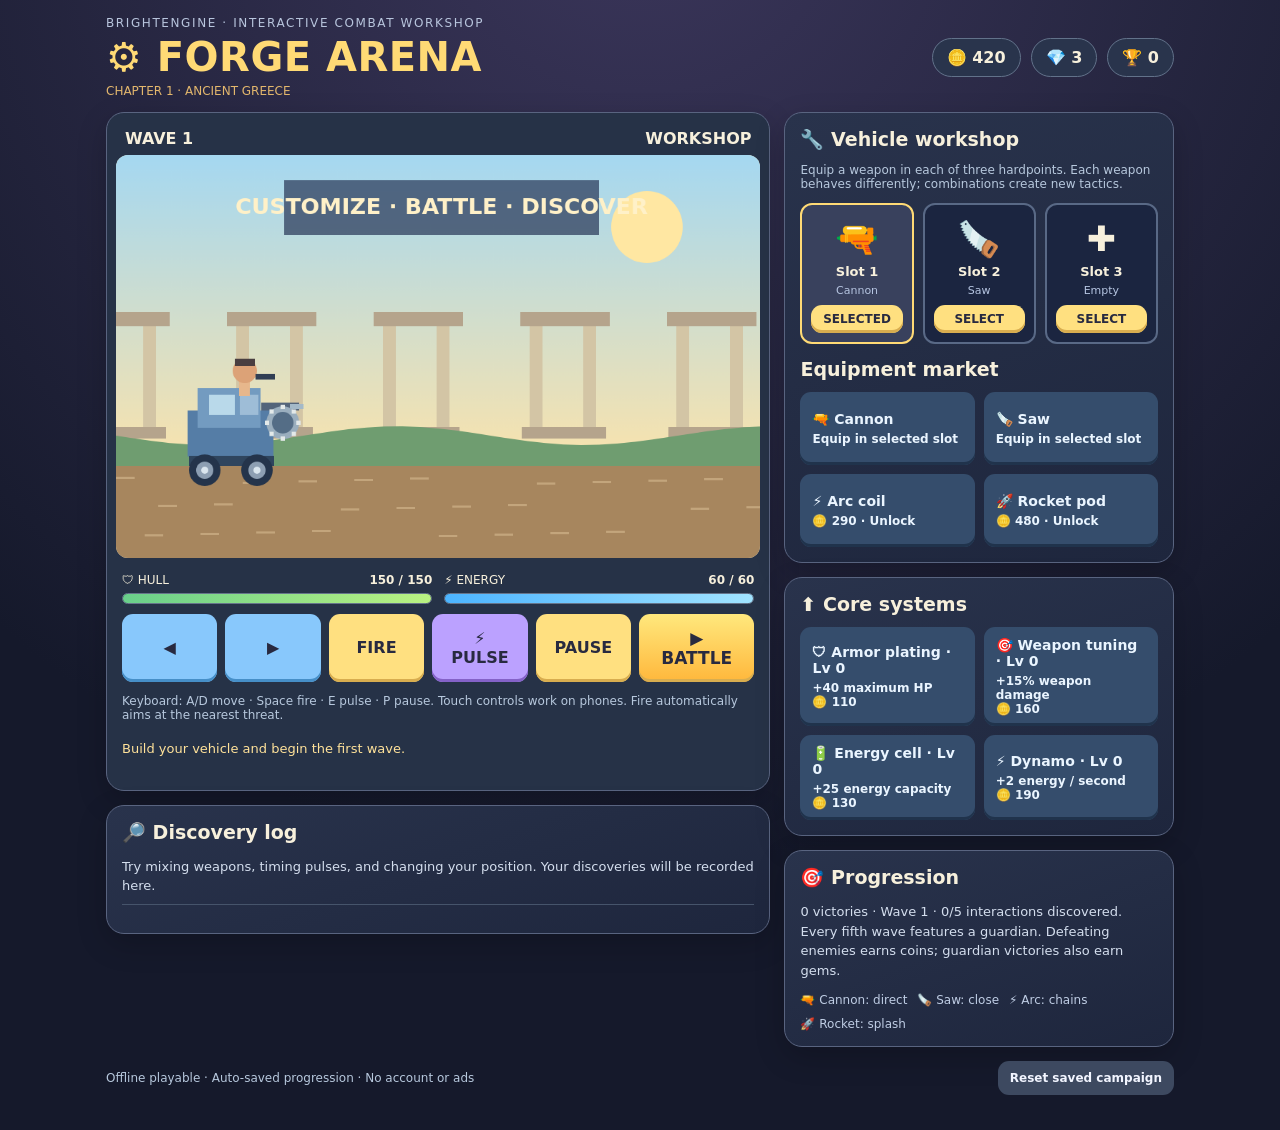
<file: deliveries/forge-arena/final/index.html>
<!doctype html><html lang="en"><head><meta charset="utf-8"><meta name="viewport" content="width=device-width,initial-scale=1,viewport-fit=cover"><title>Forge Arena — Ancient Greece</title><style>
:root{font-family:system-ui,-apple-system,sans-serif;color:#f7f0dc;background:#15192b}*{box-sizing:border-box}body{margin:0;background:radial-gradient(circle at 50% -10%,#3b365b,#15192b 70%)}main{max-width:1100px;margin:auto;padding:16px 16px 35px}header{display:flex;align-items:center;justify-content:space-between;gap:12px;flex-wrap:wrap}h1{font-size:clamp(25px,4vw,40px);margin:4px 0;color:#ffda75;letter-spacing:.5px}h2{margin:0 0 12px;font-size:19px}.sub{font-size:12px;color:#b8c5dd;letter-spacing:1.6px;text-transform:uppercase}.resources{display:flex;gap:10px;flex-wrap:wrap}.pill{background:#29344c;border:1px solid #62728a;border-radius:30px;padding:9px 14px;font-weight:800}.layout{display:grid;grid-template-columns:minmax(0,1.45fr) minmax(280px,.85fr);gap:14px;margin-top:14px}.panel{border:1px solid #596480;border-radius:18px;background:linear-gradient(160deg,#29334c,#1e263d);box-shadow:0 10px 30px #0003;padding:15px}.arena{padding:9px;background:#263247}.arena-top{display:flex;justify-content:space-between;align-items:center;padding:7px 9px;font-weight:800}canvas{display:block;width:100%;height:auto;aspect-ratio:16/10;border-radius:12px;background:#e9dfbd;touch-action:none}.arena-bottom{padding:9px 6px}.bar{height:11px;background:#121c30;border-radius:12px;overflow:hidden;border:1px solid #66758b}.bar>i{display:block;height:100%;background:linear-gradient(90deg,#69cf8b,#baf282);width:100%;transition:width .12s}.bar.energy>i{background:linear-gradient(90deg,#4cb4ff,#a1e4ff)}.meters{display:grid;grid-template-columns:1fr 1fr;gap:12px}.meter label{display:flex;justify-content:space-between;font-size:12px;margin:6px 0}.controls{display:flex;gap:8px;flex-wrap:wrap;margin-top:10px}button{font:inherit;border:0;cursor:pointer;border-radius:11px;padding:10px 12px;font-weight:800;background:#ffe080;color:#282a40;box-shadow:inset 0 -3px #d8ad4f}button:hover:not(:disabled){filter:brightness(1.08)}button:disabled{opacity:.45;cursor:not-allowed}.controls button{flex:1;min-width:65px}.controls .blue{background:#88c8fc;box-shadow:inset 0 -3px #468fc8}.controls .violet{background:#bba1ff;box-shadow:inset 0 -3px #8462c8}.garage{display:grid;grid-template-columns:repeat(3,1fr);gap:9px}.slot{min-width:0;background:#1b2540;border:2px solid #596986;border-radius:12px;padding:9px;text-align:center;transition:.2s}.slot.active{border-color:#ffda75;background:#39415d}.slot .art{height:50px;font-size:35px;display:grid;place-items:center}.slot b{display:block;font-size:13px}.slot small{color:#b6c5e1;font-size:11px}.slot button{padding:7px 10px;margin-top:7px;width:100%;font-size:12px}.shop{display:grid;grid-template-columns:1fr 1fr;gap:9px;margin-top:10px}.shop button{background:#354d6c;color:#eaf5ff;box-shadow:inset 0 -3px #20334c;min-height:73px;text-align:left;font-size:12px}.shop button b{display:block;font-size:14px;margin-bottom:5px}.journal{font-size:13px;color:#d4deee;line-height:1.5}.journal p{border-bottom:1px solid #46546b;padding-bottom:8px}.status{min-height:38px;font-size:13px;color:#ffe29a;padding:7px 0}.hint{font-size:12px;color:#b7c8dd}.stage{font-size:12px;color:#e3b76d}.footer{margin-top:14px;display:flex;gap:8px;flex-wrap:wrap;align-items:center;justify-content:space-between}.footer button{background:#3d4960;color:#f2f5ff;box-shadow:none;font-size:12px}#start{font-size:17px;padding:14px 22px;background:linear-gradient(#ffe87d,#ffb73b)}.section{margin-top:14px}.overlay{position:absolute;inset:0;background:#14192bca;display:none;align-items:center;justify-content:center;padding:20px}.overlay.show{display:flex}.arena-wrap{position:relative}.message{background:#26344c;border:2px solid #ffdb81;border-radius:20px;padding:23px;text-align:center;max-width:380px;box-shadow:0 15px 40px #0008}.message h2{font-size:29px;color:#ffdf7e}.message p{line-height:1.5}.legend{display:flex;gap:10px;flex-wrap:wrap;font-size:12px;color:#bfcde4}@media(max-width:800px){.layout{grid-template-columns:1fr}.garage{grid-template-columns:repeat(3,1fr)}main{padding:10px}.shop{grid-template-columns:1fr 1fr}}@media(max-width:400px){.slot{padding:5px}.slot .art{font-size:29px}.controls button{padding:12px 7px}}
</style></head><body><main><header><div><div class="sub">BrightEngine · interactive combat workshop</div><h1>⚙ FORGE ARENA</h1><div class="stage" id="stage">CHAPTER 1 · ANCIENT GREECE</div></div><div class="resources"><div class="pill">🪙 <span id="coins">420</span></div><div class="pill">💎 <span id="gems">3</span></div><div class="pill">🏆 <span id="wins">0</span></div></div></header><div class="layout"><section><div class="panel arena"><div class="arena-top"><span id="wave">WAVE 1</span><span id="foes">WORKSHOP</span></div><div class="arena-wrap"><canvas id="scene" width="900" height="560" aria-label="Side-scrolling vehicle battle arena"></canvas><div class="overlay" id="overlay"><div class="message"><h2 id="result-title">VICTORY</h2><p id="result-text"></p><button id="continue">CONTINUE</button></div></div></div><div class="arena-bottom"><div class="meters"><div class="meter"><label>🛡 HULL <b id="hp-text">150 / 150</b></label><div class="bar"><i id="hp-bar"></i></div></div><div class="meter"><label>⚡ ENERGY <b id="energy-text">60 / 60</b></label><div class="bar energy"><i id="energy-bar"></i></div></div></div><div class="controls"><button class="blue" id="left">◀</button><button class="blue" id="right">▶</button><button id="fire">FIRE</button><button class="violet" id="ability">⚡ PULSE</button><button id="pause-btn" aria-label="Pause or resume battle">PAUSE</button><button id="start">▶ BATTLE</button></div><p class="hint">Keyboard: A/D move · Space fire · E pulse · P pause. Touch controls work on phones. Fire automatically aims at the nearest threat.</p><div class="status" id="status" aria-live="polite">Build your vehicle and begin the first wave.</div></div></div><div class="panel section"><h2>🔎 Discovery log</h2><div class="journal" id="journal">Uncover combinations through battle.</div></div></section><aside><div class="panel"><h2>🔧 Vehicle workshop</h2><p class="hint">Equip a weapon in each of three hardpoints. Each weapon behaves differently; combinations create new tactics.</p><div class="garage" id="garage"></div><div class="section"><h2>Equipment market</h2><div class="shop" id="shop"></div></div></div><div class="panel section"><h2>⬆ Core systems</h2><div class="shop" id="upgrades"></div></div><div class="panel section"><h2>🎯 Progression</h2><p class="journal" id="progress"></p><div class="legend"><span>🔫 Cannon: direct</span><span>🪚 Saw: close</span><span>⚡ Arc: chains</span><span>🚀 Rocket: splash</span></div></div></aside></div><div class="footer"><span class="hint">Offline playable · Auto-saved progression · No account or ads</span><button id="reset">Reset saved campaign</button></div></main><script>
'use strict';
const $=id=>document.getElementById(id),canvas=$('scene'),ctx=canvas.getContext('2d'),SAVE='brightengine-forge-arena-v1';
const defaults=()=>({coins:420,gems:3,wave:1,wins:0,up:{hull:0,power:0,battery:0,regen:0},owned:['cannon','saw'],slots:['cannon','saw',null],discoveries:[],best:0});
let data;try{data={...defaults(),...JSON.parse(localStorage.getItem(SAVE)||'{}')}}catch{data=defaults()}if(!Array.isArray(data.slots))data.slots=['cannon','saw',null];
const catalog={cannon:{name:'Cannon',icon:'🔫',price:0,desc:'Fast, accurate projectiles',damage:18,cool:.38,range:650},saw:{name:'Saw',icon:'🪚',price:0,desc:'Continuous close-range damage',damage:32,cool:.15,range:85},arc:{name:'Arc coil',icon:'⚡',price:290,desc:'Chains between nearby enemies',damage:14,cool:1.0,range:360},rocket:{name:'Rocket pod',icon:'🚀',price:480,desc:'Area blast and knockback',damage:44,cool:1.45,range:600}};
const upgrades={hull:{name:'Armor plating',icon:'🛡',price:110,desc:'+40 maximum HP'},power:{name:'Weapon tuning',icon:'🎯',price:160,desc:'+15% weapon damage'},battery:{name:'Energy cell',icon:'🔋',price:130,desc:'+25 energy capacity'},regen:{name:'Dynamo',icon:'⚡',price:190,desc:'+2 energy / second'}};
let fight=null,held=new Set(),frame=0,clock=0,particles=[],selected=0,paused=false;
const save=()=>{try{localStorage.setItem(SAVE,JSON.stringify(data))}catch{}};
function announce(s){$('status').textContent=s}
function discover(id,title,detail){if(data.discoveries.some(x=>x.id===id))return;data.discoveries.push({id,title,detail});announce('✦ DISCOVERY: '+title);save();renderUI()}
function renderUI(){ $('coins').textContent=data.coins;$('gems').textContent=data.gems;$('wins').textContent=data.wins;$('wave').textContent='WAVE '+data.wave;$('stage').textContent='CHAPTER '+(1+Math.floor((data.wave-1)/5))+' · '+(['ANCIENT GREECE','IRON FRONTIER','SKY CITADEL','THE FORGE'][Math.min(3,Math.floor((data.wave-1)/5))]);$('start').disabled=!!fight;$('garage').innerHTML=data.slots.map((id,i)=>`<div class="slot ${selected===i?'active':''}"><div class="art">${id?catalog[id].icon:'✚'}</div><b>Slot ${i+1}</b><small>${id?catalog[id].name:'Empty'}</small><button data-slot="${i}">${selected===i?'SELECTED':'SELECT'}</button></div>`).join('');$('shop').innerHTML=Object.entries(catalog).map(([id,w])=>{const owned=data.owned.includes(id);return `<button data-weapon="${id}" ${fight?'disabled':''}><b>${w.icon} ${w.name}</b>${owned?'Equip in selected slot':`🪙 ${w.price} · Unlock`}</button>`}).join('');$('upgrades').innerHTML=Object.entries(upgrades).map(([id,u])=>{let cost=Math.round(u.price*Math.pow(1.55,data.up[id]));return `<button data-up="${id}" ${fight||data.coins<cost?'disabled':''}><b>${u.icon} ${u.name} · Lv ${data.up[id]}</b>${u.desc}<br>🪙 ${cost}</button>`}).join('');$('journal').innerHTML=data.discoveries.length?data.discoveries.map(x=>`<p>✦ <b>${x.title}</b><br>${x.detail}</p>`).join(''):'<p>Try mixing weapons, timing pulses, and changing your position. Your discoveries will be recorded here.</p>';$('progress').textContent=`${data.wins} victories · Wave ${data.wave} · ${data.discoveries.length}/5 interactions discovered. Every fifth wave features a guardian. Defeating enemies earns coins; guardian victories also earn gems.`;if(!fight){$('hp-text').textContent=(150+data.up.hull*40)+' / '+(150+data.up.hull*40);$('energy-text').textContent=(60+data.up.battery*25)+' / '+(60+data.up.battery*25);$('hp-bar').style.width='100%';$('energy-bar').style.width='100%';$('foes').textContent='WORKSHOP'}}
$('garage').onclick=e=>{const b=e.target.closest('[data-slot]');if(b&&!fight){selected=+b.dataset.slot;renderUI()}};
$('shop').onclick=e=>{const b=e.target.closest('[data-weapon]');if(!b||fight)return;const id=b.dataset.weapon,w=catalog[id];if(!data.owned.includes(id)){if(data.coins<w.price)return announce('Not enough coins to unlock '+w.name);data.coins-=w.price;data.owned.push(id)}data.slots[selected]=id;save();renderUI();announce(w.name+' equipped in hardpoint '+(selected+1))};
$('upgrades').onclick=e=>{const b=e.target.closest('[data-up]');if(!b||fight)return;const id=b.dataset.up,cost=Math.round(upgrades[id].price*Math.pow(1.55,data.up[id]));if(data.coins<cost)return;data.coins-=cost;data.up[id]++;save();renderUI();announce(upgrades[id].name+' upgraded')};
function begin(){if(fight)return;const max=150+data.up.hull*40,emax=60+data.up.battery*25,boss=data.wave%5===0;fight={x:150,hp:max,max,energy:emax,emax,t:0,shots:[],effects:[],enemies:[],cool:[0,0,0],ability:0,damage:0,moveShots:0,chains:0,blast:0,pulses:0,combo:0,boss};particles=[];const n=boss?6:Math.min(11,3+Math.floor(data.wave*.8));for(let i=0;i<n;i++)spawnEnemy(i,boss&&i===n-1);$('overlay').classList.remove('show');paused=false;$('pause-btn').textContent='PAUSE';announce(boss?'Guardian approaching. Prepare your vehicle!':'Battle started. Defend your vehicle!');renderUI();frame=0;requestAnimationFrame(tick)}
function spawnEnemy(i,boss){let type=boss?'guardian':i%4===3?'ranger':i%3===2?'runner':'grunt',hp=(boss?420: type==='runner'?32:type==='ranger'?55:70)+data.wave*(boss?70:13);fight.enemies.push({x:560+i*110,y:397,hp,max:hp,type,alive:true,attack:0,flash:0,v:boss?13:type==='runner'?48:type==='ranger'?20:27})}
function hit(e,d,knock=0){if(!e.alive)return;e.hp-=d;e.flash=.12;e.x+=knock;fight.damage+=d;if(e.hp<=0){e.alive=false;for(let i=0;i<9;i++)particles.push({x:e.x,y:e.y-30,vx:(Math.random()-.5)*160,vy:-Math.random()*160,life:.6,color:e.type==='guardian'?'#ffdf77':'#ff9d6e'});if(fight.enemies.filter(x=>!x.alive).length>=3)discover('focus','Target prioritization','Eliminating threats early reduces incoming pressure.')}}
function fire(){if(!fight||paused)return;const b=fight;let fired=false;data.slots.forEach((id,i)=>{if(!id||b.cool[i]>0)return;const w=catalog[id],enemy=b.enemies.filter(e=>e.alive&&e.x>=b.x-25&&e.x-b.x<w.range).sort((a,c)=>a.x-c.x)[0];if(!enemy)return;b.cool[i]=w.cool;fired=true;const d=w.damage*(1+data.up.power*.15);if(id==='saw'){hit(enemy,d*.42,8);b.effects.push({kind:'saw',x:b.x+55,y:390,life:.16})}else if(id==='arc'){hit(enemy,d,0);let others=b.enemies.filter(e=>e.alive&&e!==enemy&&Math.abs(e.x-enemy.x)<125).slice(0,2);others.forEach((target,j)=>hit(target,d*(.72-j*.15)));b.chains+=others.length;b.effects.push({kind:'arc',x:enemy.x,y:enemy.y,life:.22});if(others.length)discover('chain','Arc resonance','An arc strike jumps to nearby targets. Enemy spacing matters.')}else b.shots.push({x:b.x+55,y:377,v:id==='rocket'?290:630,damage:d,kind:id,life:2.2});});if(fired&&(held.has('left')||held.has('right')))b.moveShots++}
function pulse(){if(!fight||paused||fight.energy<30)return;const b=fight;b.energy-=30;b.pulses++;let count=0;b.enemies.forEach(e=>{if(e.alive&&Math.abs(e.x-b.x)<180){hit(e,26+data.up.power*4,25);count++}});b.effects.push({kind:'pulse',x:b.x,y:395,life:.38});if(count>=2)discover('pulse','Pulse crowd control','An energy pulse can strike and push multiple enemies.');if(b.pulses>=3)discover('battery','Energy management','Regeneration makes repeated crowd-control pulses possible.')}
function finish(win){const b=fight;if(!b)return;if(win){const reward=90+data.wave*28+(b.boss?200:0);data.coins+=reward;data.wins++;if(b.boss)data.gems++;data.wave++;if(b.moveShots>=3)discover('drive','Mobile fire','Moving while firing lets you reposition without surrendering offense.');if(b.chains&&b.blast)discover('synergy','Combined arms','Chain lightning and rocket splash reward grouped enemies.');$('result-title').textContent='VICTORY!';$('result-text').textContent=`Earned ${reward} coins${b.boss?' and 1 gem':''}. Your next challenge is wave ${data.wave}.`}else{$('result-title').textContent='DEFEAT';$('result-text').textContent='Your vehicle was destroyed. Upgrade your systems, change weapon combinations, and retry the same wave.'}fight=null;save();renderUI();$('overlay').classList.add('show');announce(win?'Victory. Your campaign progress was saved.':'Defeat. The current wave is ready to retry.')}
function tick(now){if(!fight)return;if(!frame)frame=now;const dt=Math.min(.04,(now-frame)/1000);frame=now;if(!paused)update(dt);draw();if(fight)requestAnimationFrame(tick)}
function update(dt){const b=fight;b.t+=dt;if(held.has('left'))b.x=Math.max(58,b.x-220*dt);if(held.has('right'))b.x=Math.min(790,b.x+220*dt);if(held.has('fire'))fire();b.energy=Math.min(b.emax,b.energy+dt*(4+data.up.regen*2));b.cool=b.cool.map(x=>Math.max(0,x-dt));b.effects=b.effects.filter(x=>(x.life-=dt)>0);for(const s of b.shots){s.x+=s.v*dt;s.life-=dt;const e=b.enemies.find(e=>e.alive&&Math.abs(e.x-s.x)<24);if(e){hit(e,s.damage,s.kind==='rocket'?22:0);if(s.kind==='rocket'){let nearby=b.enemies.filter(x=>x.alive&&x!==e&&Math.abs(x.x-e.x)<105);nearby.forEach(x=>hit(x,s.damage*.58,12));b.blast+=nearby.length;b.effects.push({kind:'blast',x:e.x,y:e.y-30,life:.3})}s.life=0}}b.shots=b.shots.filter(s=>s.life>0&&s.x<950);for(const e of b.enemies){if(!e.alive)continue;e.flash=Math.max(0,e.flash-dt);const distance=e.x-b.x;if(e.type==='ranger'&&distance<290&&distance>160){e.attack+=dt;if(e.attack>2.1){e.attack=0;b.hp-=8+data.wave*.7;b.effects.push({kind:'blast',x:b.x,y:385,life:.18})}}else if(distance>65)e.x-=e.v*dt;else{e.attack+=dt;if(e.attack>.55){e.attack=0;b.hp-=e.type==='guardian'?26: e.type==='runner'?11:15}}}for(const p of particles){p.x+=p.vx*dt;p.y+=p.vy*dt;p.vy+=280*dt;p.life-=dt}particles=particles.filter(x=>x.life>0);if(b.hp<=0){finish(false);return}if(b.enemies.every(e=>!e.alive)){finish(true);return}const live=b.enemies.filter(e=>e.alive).length;$('foes').textContent=live+' THREATS'+(b.boss?' · GUARDIAN':'');$('hp-text').textContent=Math.max(0,Math.ceil(b.hp))+' / '+b.max;$('energy-text').textContent=Math.floor(b.energy)+' / '+b.emax;$('hp-bar').style.width=Math.max(0,b.hp/b.max*100)+'%';$('energy-bar').style.width=b.energy/b.emax*100+'%'}
function rect(x,y,w,h,color){ctx.fillStyle=color;ctx.fillRect(x,y,w,h)}function circle(x,y,r,color){ctx.beginPath();ctx.arc(x,y,r,0,Math.PI*2);ctx.fillStyle=color;ctx.fill()}
function draw(){ctx.clearRect(0,0,900,560);const sky=ctx.createLinearGradient(0,0,0,560);sky.addColorStop(0,'#a5d8f1');sky.addColorStop(.75,'#f8e3ae');sky.addColorStop(1,'#bb9b73');ctx.fillStyle=sky;ctx.fillRect(0,0,900,560);circle(742,100,50,'#ffe7a2');for(let i=0;i<6;i++){const x=i*205-50;rect(x,218,125,20,'#b5a48c');rect(x+13,238,18,140,'#d3c5a5');rect(x+88,238,18,140,'#d3c5a5');rect(x+2,378,118,16,'#b5a48c')}ctx.fillStyle='#6f9d70';ctx.beginPath();ctx.moveTo(0,395);for(let x=0;x<=900;x+=25)ctx.lineTo(x,390+Math.sin(x*.012)*13);ctx.lineTo(900,560);ctx.lineTo(0,560);ctx.fill();rect(0,432,900,128,'#a7865e');for(let i=0;i<25;i++)rect((i*137)%900,447+(i*37)%110,26,3,'#c3a57c');const b=fight||{x:155,hp:150,max:150,energy:60,emax:60,enemies:[],shots:[],effects:[]};ctx.save();ctx.translate(b.x,0);rect(-55,355,120,64,'#557da6');rect(-41,324,88,55,'#739bc0');rect(-25,333,36,28,'#b9d9ea');rect(18,333,26,28,'#9ebdd7');rect(-53,418,119,14,'#2f455e');for(const x of [-31,42]){circle(x,438,22,'#24344b');circle(x,438,12,'#8d9fb3');circle(x,438,5,'#dae6ef')}rect(17,311,15,24,'#e7b78c');circle(25,300,17,'#dca277');rect(11,283,28,10,'#493e40');rect(40,304,27,8,'#303e54');data.slots.forEach((id,i)=>{if(!id)return;const y=344+i*22;if(id==='cannon'){rect(48,y,53,11,'#53647a');rect(88,y+2,19,7,'#a4b9c8')}if(id==='saw'){circle(78,y+6,23,'#9aaebe');circle(78,y+6,15,'#546d86');for(let a=0;a<8;a++){const ang=a*Math.PI/4;rect(78+Math.cos(ang)*22-3,y+6+Math.sin(ang)*22-3,6,6,'#e3e9e9')}}if(id==='arc'){rect(52,y-8,35,25,'#4f9ac7');rect(60,y-3,20,14,'#92e9ff')}if(id==='rocket'){rect(47,y-5,48,20,'#728da6');rect(85,y-2,18,14,'#e8b67c')}});ctx.restore();for(const e of b.enemies){if(!e.alive)continue;const boss=e.type==='guardian',size=boss?75:e.type==='runner'?26:38;rect(e.x-size/2,403-size,size,size,e.flash?'#fff4be':boss?'#835679':e.type==='ranger'?'#7b6293':'#b65c52');circle(e.x,403-size-10,boss?24:15,boss?'#aa7ea0':'#e7b68b');rect(e.x-size/2,408,size,9,'#28374a');rect(e.x-size/2,390-size,size*(Math.max(0,e.hp)/e.max),5,'#7add7e');if(boss){ctx.font='bold 15px system-ui';ctx.fillStyle='#5a3858';ctx.fillText('GUARDIAN',e.x-43,294)}}for(const s of b.shots){circle(s.x,s.y,s.kind==='rocket'?12:6,s.kind==='rocket'?'#fa9e48':'#ffec7b')}for(const fx of b.effects){if(fx.kind==='pulse'){ctx.strokeStyle='#7edaff';ctx.lineWidth=12*fx.life/.38;ctx.beginPath();ctx.arc(fx.x,390,(1-fx.life/.38)*180,0,Math.PI*2);ctx.stroke()}else if(fx.kind==='arc'){ctx.strokeStyle='#81e8ff';ctx.lineWidth=5;ctx.beginPath();ctx.moveTo(b.x+70,350);ctx.lineTo(fx.x-10,fx.y-30);ctx.stroke()}else if(fx.kind==='blast'){circle(fx.x,fx.y,70*fx.life/.3,'#ffb25b88')}else if(fx.kind==='saw'){circle(fx.x,fx.y,20,'#d4eaff')}}for(const p of particles)circle(p.x,p.y,4,p.color);if(!fight){ctx.fillStyle='#2a3959b8';ctx.fillRect(235,35,440,76);ctx.fillStyle='#fff1c8';ctx.font='bold 31px system-ui';ctx.textAlign='center';ctx.fillText('CUSTOMIZE · BATTLE · DISCOVER',455,82);ctx.textAlign='left'}if(paused&&fight){rect(0,0,900,560,'#111827a0');ctx.font='bold 45px system-ui';ctx.fillStyle='#fff';ctx.textAlign='center';ctx.fillText('PAUSED',450,265);ctx.textAlign='left'}}
$('start').onclick=begin;$('continue').onclick=()=>{$('overlay').classList.remove('show');draw()};$('ability').onclick=pulse;$('fire').onclick=fire;$('pause-btn').onclick=()=>{if(!fight)return;paused=!paused;$('pause-btn').textContent=paused?'RESUME':'PAUSE';announce(paused?'Battle paused.':'Battle resumed.')};for(const id of ['left','right','fire']){const el=$(id);el.addEventListener('pointerdown',e=>{e.preventDefault();held.add(id);el.setPointerCapture(e.pointerId);if(id==='fire')fire()});for(const name of ['pointerup','pointercancel','lostpointercapture'])el.addEventListener(name,()=>held.delete(id))}const mapping={a:'left',arrowleft:'left',d:'right',arrowright:'right',' ':'fire'};window.addEventListener('keydown',e=>{const k=e.key.toLowerCase();if(mapping[k]){e.preventDefault();held.add(mapping[k]);if(k===' ')fire()}if(k==='e')pulse();if(k==='p'&&fight){paused=!paused;$('pause-btn').textContent=paused?'RESUME':'PAUSE';announce(paused?'Paused. Press P to resume.':'Resumed.')}});window.addEventListener('keyup',e=>held.delete(mapping[e.key.toLowerCase()]));window.addEventListener('blur',()=>held.clear());$('reset').onclick=()=>{if(!confirm('Erase all campaign progress and upgrades?'))return;fight=null;data=defaults();save();$('overlay').classList.remove('show');renderUI();draw();announce('Campaign reset.')};renderUI();draw();
</script></body></html>
</file>
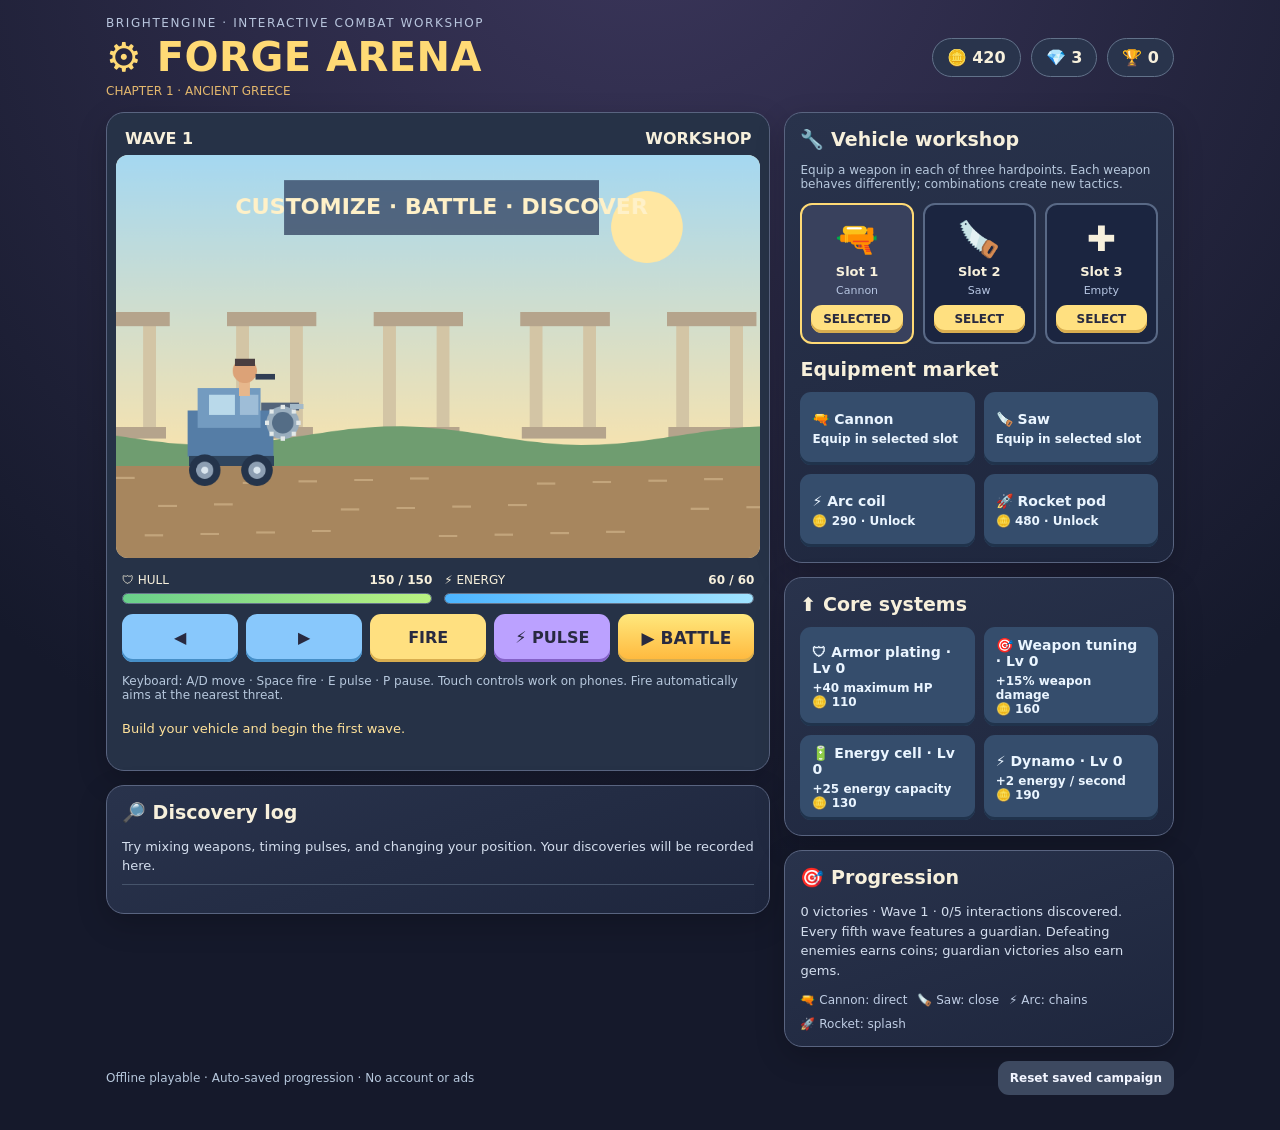
<file: deliveries/forge-arena/source/index.html>
<!doctype html><html lang="en"><head><meta charset="utf-8"><meta name="viewport" content="width=device-width,initial-scale=1,viewport-fit=cover"><title>Forge Arena — Ancient Greece</title><style>
:root{font-family:system-ui,-apple-system,sans-serif;color:#f7f0dc;background:#15192b}*{box-sizing:border-box}body{margin:0;background:radial-gradient(circle at 50% -10%,#3b365b,#15192b 70%)}main{max-width:1100px;margin:auto;padding:16px 16px 35px}header{display:flex;align-items:center;justify-content:space-between;gap:12px;flex-wrap:wrap}h1{font-size:clamp(25px,4vw,40px);margin:4px 0;color:#ffda75;letter-spacing:.5px}h2{margin:0 0 12px;font-size:19px}.sub{font-size:12px;color:#b8c5dd;letter-spacing:1.6px;text-transform:uppercase}.resources{display:flex;gap:10px;flex-wrap:wrap}.pill{background:#29344c;border:1px solid #62728a;border-radius:30px;padding:9px 14px;font-weight:800}.layout{display:grid;grid-template-columns:minmax(0,1.45fr) minmax(280px,.85fr);gap:14px;margin-top:14px}.panel{border:1px solid #596480;border-radius:18px;background:linear-gradient(160deg,#29334c,#1e263d);box-shadow:0 10px 30px #0003;padding:15px}.arena{padding:9px;background:#263247}.arena-top{display:flex;justify-content:space-between;align-items:center;padding:7px 9px;font-weight:800}canvas{display:block;width:100%;height:auto;aspect-ratio:16/10;border-radius:12px;background:#e9dfbd;touch-action:none}.arena-bottom{padding:9px 6px}.bar{height:11px;background:#121c30;border-radius:12px;overflow:hidden;border:1px solid #66758b}.bar>i{display:block;height:100%;background:linear-gradient(90deg,#69cf8b,#baf282);width:100%;transition:width .12s}.bar.energy>i{background:linear-gradient(90deg,#4cb4ff,#a1e4ff)}.meters{display:grid;grid-template-columns:1fr 1fr;gap:12px}.meter label{display:flex;justify-content:space-between;font-size:12px;margin:6px 0}.controls{display:flex;gap:8px;flex-wrap:wrap;margin-top:10px}button{font:inherit;border:0;cursor:pointer;border-radius:11px;padding:10px 12px;font-weight:800;background:#ffe080;color:#282a40;box-shadow:inset 0 -3px #d8ad4f}button:hover:not(:disabled){filter:brightness(1.08)}button:disabled{opacity:.45;cursor:not-allowed}.controls button{flex:1;min-width:65px}.controls .blue{background:#88c8fc;box-shadow:inset 0 -3px #468fc8}.controls .violet{background:#bba1ff;box-shadow:inset 0 -3px #8462c8}.garage{display:grid;grid-template-columns:repeat(3,1fr);gap:9px}.slot{min-width:0;background:#1b2540;border:2px solid #596986;border-radius:12px;padding:9px;text-align:center;transition:.2s}.slot.active{border-color:#ffda75;background:#39415d}.slot .art{height:50px;font-size:35px;display:grid;place-items:center}.slot b{display:block;font-size:13px}.slot small{color:#b6c5e1;font-size:11px}.slot button{padding:7px 10px;margin-top:7px;width:100%;font-size:12px}.shop{display:grid;grid-template-columns:1fr 1fr;gap:9px;margin-top:10px}.shop button{background:#354d6c;color:#eaf5ff;box-shadow:inset 0 -3px #20334c;min-height:73px;text-align:left;font-size:12px}.shop button b{display:block;font-size:14px;margin-bottom:5px}.journal{font-size:13px;color:#d4deee;line-height:1.5}.journal p{border-bottom:1px solid #46546b;padding-bottom:8px}.status{min-height:38px;font-size:13px;color:#ffe29a;padding:7px 0}.hint{font-size:12px;color:#b7c8dd}.stage{font-size:12px;color:#e3b76d}.footer{margin-top:14px;display:flex;gap:8px;flex-wrap:wrap;align-items:center;justify-content:space-between}.footer button{background:#3d4960;color:#f2f5ff;box-shadow:none;font-size:12px}#start{font-size:17px;padding:14px 22px;background:linear-gradient(#ffe87d,#ffb73b)}.section{margin-top:14px}.overlay{position:absolute;inset:0;background:#14192bca;display:none;align-items:center;justify-content:center;padding:20px}.overlay.show{display:flex}.arena-wrap{position:relative}.message{background:#26344c;border:2px solid #ffdb81;border-radius:20px;padding:23px;text-align:center;max-width:380px;box-shadow:0 15px 40px #0008}.message h2{font-size:29px;color:#ffdf7e}.message p{line-height:1.5}.legend{display:flex;gap:10px;flex-wrap:wrap;font-size:12px;color:#bfcde4}@media(max-width:800px){.layout{grid-template-columns:1fr}.garage{grid-template-columns:repeat(3,1fr)}main{padding:10px}.shop{grid-template-columns:1fr 1fr}}@media(max-width:400px){.slot{padding:5px}.slot .art{font-size:29px}.controls button{padding:12px 7px}}
</style></head><body><main><header><div><div class="sub">BrightEngine · interactive combat workshop</div><h1>⚙ FORGE ARENA</h1><div class="stage" id="stage">CHAPTER 1 · ANCIENT GREECE</div></div><div class="resources"><div class="pill">🪙 <span id="coins">420</span></div><div class="pill">💎 <span id="gems">3</span></div><div class="pill">🏆 <span id="wins">0</span></div></div></header><div class="layout"><section><div class="panel arena"><div class="arena-top"><span id="wave">WAVE 1</span><span id="foes">WORKSHOP</span></div><div class="arena-wrap"><canvas id="scene" width="900" height="560" aria-label="Side-scrolling vehicle battle arena"></canvas><div class="overlay" id="overlay"><div class="message"><h2 id="result-title">VICTORY</h2><p id="result-text"></p><button id="continue">CONTINUE</button></div></div></div><div class="arena-bottom"><div class="meters"><div class="meter"><label>🛡 HULL <b id="hp-text">150 / 150</b></label><div class="bar"><i id="hp-bar"></i></div></div><div class="meter"><label>⚡ ENERGY <b id="energy-text">60 / 60</b></label><div class="bar energy"><i id="energy-bar"></i></div></div></div><div class="controls"><button class="blue" id="left">◀</button><button class="blue" id="right">▶</button><button id="fire">FIRE</button><button class="violet" id="ability">⚡ PULSE</button><button id="start">▶ BATTLE</button></div><p class="hint">Keyboard: A/D move · Space fire · E pulse · P pause. Touch controls work on phones. Fire automatically aims at the nearest threat.</p><div class="status" id="status" aria-live="polite">Build your vehicle and begin the first wave.</div></div></div><div class="panel section"><h2>🔎 Discovery log</h2><div class="journal" id="journal">Uncover combinations through battle.</div></div></section><aside><div class="panel"><h2>🔧 Vehicle workshop</h2><p class="hint">Equip a weapon in each of three hardpoints. Each weapon behaves differently; combinations create new tactics.</p><div class="garage" id="garage"></div><div class="section"><h2>Equipment market</h2><div class="shop" id="shop"></div></div></div><div class="panel section"><h2>⬆ Core systems</h2><div class="shop" id="upgrades"></div></div><div class="panel section"><h2>🎯 Progression</h2><p class="journal" id="progress"></p><div class="legend"><span>🔫 Cannon: direct</span><span>🪚 Saw: close</span><span>⚡ Arc: chains</span><span>🚀 Rocket: splash</span></div></div></aside></div><div class="footer"><span class="hint">Offline playable · Auto-saved progression · No account or ads</span><button id="reset">Reset saved campaign</button></div></main><script>
'use strict';
const $=id=>document.getElementById(id),canvas=$('scene'),ctx=canvas.getContext('2d'),SAVE='brightengine-forge-arena-v1';
const defaults=()=>({coins:420,gems:3,wave:1,wins:0,up:{hull:0,power:0,battery:0,regen:0},owned:['cannon','saw'],slots:['cannon','saw',null],discoveries:[],best:0});
let data;try{data={...defaults(),...JSON.parse(localStorage.getItem(SAVE)||'{}')}}catch{data=defaults()}if(!Array.isArray(data.slots))data.slots=['cannon','saw',null];
const catalog={cannon:{name:'Cannon',icon:'🔫',price:0,desc:'Fast, accurate projectiles',damage:18,cool:.38,range:650},saw:{name:'Saw',icon:'🪚',price:0,desc:'Continuous close-range damage',damage:32,cool:.15,range:85},arc:{name:'Arc coil',icon:'⚡',price:290,desc:'Chains between nearby enemies',damage:14,cool:1.0,range:360},rocket:{name:'Rocket pod',icon:'🚀',price:480,desc:'Area blast and knockback',damage:44,cool:1.45,range:600}};
const upgrades={hull:{name:'Armor plating',icon:'🛡',price:110,desc:'+40 maximum HP'},power:{name:'Weapon tuning',icon:'🎯',price:160,desc:'+15% weapon damage'},battery:{name:'Energy cell',icon:'🔋',price:130,desc:'+25 energy capacity'},regen:{name:'Dynamo',icon:'⚡',price:190,desc:'+2 energy / second'}};
let fight=null,held=new Set(),frame=0,clock=0,particles=[],selected=0,paused=false;
const save=()=>{try{localStorage.setItem(SAVE,JSON.stringify(data))}catch{}};
function announce(s){$('status').textContent=s}
function discover(id,title,detail){if(data.discoveries.some(x=>x.id===id))return;data.discoveries.push({id,title,detail});announce('✦ DISCOVERY: '+title);save();renderUI()}
function renderUI(){ $('coins').textContent=data.coins;$('gems').textContent=data.gems;$('wins').textContent=data.wins;$('wave').textContent='WAVE '+data.wave;$('stage').textContent='CHAPTER '+(1+Math.floor((data.wave-1)/5))+' · '+(['ANCIENT GREECE','IRON FRONTIER','SKY CITADEL','THE FORGE'][Math.min(3,Math.floor((data.wave-1)/5))]);$('start').disabled=!!fight;$('garage').innerHTML=data.slots.map((id,i)=>`<div class="slot ${selected===i?'active':''}"><div class="art">${id?catalog[id].icon:'✚'}</div><b>Slot ${i+1}</b><small>${id?catalog[id].name:'Empty'}</small><button data-slot="${i}">${selected===i?'SELECTED':'SELECT'}</button></div>`).join('');$('shop').innerHTML=Object.entries(catalog).map(([id,w])=>{const owned=data.owned.includes(id);return `<button data-weapon="${id}" ${fight?'disabled':''}><b>${w.icon} ${w.name}</b>${owned?'Equip in selected slot':`🪙 ${w.price} · Unlock`}</button>`}).join('');$('upgrades').innerHTML=Object.entries(upgrades).map(([id,u])=>{let cost=Math.round(u.price*Math.pow(1.55,data.up[id]));return `<button data-up="${id}" ${fight||data.coins<cost?'disabled':''}><b>${u.icon} ${u.name} · Lv ${data.up[id]}</b>${u.desc}<br>🪙 ${cost}</button>`}).join('');$('journal').innerHTML=data.discoveries.length?data.discoveries.map(x=>`<p>✦ <b>${x.title}</b><br>${x.detail}</p>`).join(''):'<p>Try mixing weapons, timing pulses, and changing your position. Your discoveries will be recorded here.</p>';$('progress').textContent=`${data.wins} victories · Wave ${data.wave} · ${data.discoveries.length}/5 interactions discovered. Every fifth wave features a guardian. Defeating enemies earns coins; guardian victories also earn gems.`;if(!fight){$('hp-text').textContent=(150+data.up.hull*40)+' / '+(150+data.up.hull*40);$('energy-text').textContent=(60+data.up.battery*25)+' / '+(60+data.up.battery*25);$('hp-bar').style.width='100%';$('energy-bar').style.width='100%';$('foes').textContent='WORKSHOP'}}
$('garage').onclick=e=>{const b=e.target.closest('[data-slot]');if(b&&!fight){selected=+b.dataset.slot;renderUI()}};
$('shop').onclick=e=>{const b=e.target.closest('[data-weapon]');if(!b||fight)return;const id=b.dataset.weapon,w=catalog[id];if(!data.owned.includes(id)){if(data.coins<w.price)return announce('Not enough coins to unlock '+w.name);data.coins-=w.price;data.owned.push(id)}data.slots[selected]=id;save();renderUI();announce(w.name+' equipped in hardpoint '+(selected+1))};
$('upgrades').onclick=e=>{const b=e.target.closest('[data-up]');if(!b||fight)return;const id=b.dataset.up,cost=Math.round(upgrades[id].price*Math.pow(1.55,data.up[id]));if(data.coins<cost)return;data.coins-=cost;data.up[id]++;save();renderUI();announce(upgrades[id].name+' upgraded')};
function begin(){if(fight)return;const max=150+data.up.hull*40,emax=60+data.up.battery*25,boss=data.wave%5===0;fight={x:150,hp:max,max,energy:emax,emax,t:0,shots:[],effects:[],enemies:[],cool:[0,0,0],ability:0,damage:0,moveShots:0,chains:0,blast:0,pulses:0,combo:0,boss};particles=[];const n=boss?6:Math.min(11,3+Math.floor(data.wave*.8));for(let i=0;i<n;i++)spawnEnemy(i,boss&&i===n-1);$('overlay').classList.remove('show');paused=false;announce(boss?'Guardian approaching. Prepare your vehicle!':'Battle started. Defend your vehicle!');renderUI();frame=0;requestAnimationFrame(tick)}
function spawnEnemy(i,boss){let type=boss?'guardian':i%4===3?'ranger':i%3===2?'runner':'grunt',hp=(boss?420: type==='runner'?32:type==='ranger'?55:70)+data.wave*(boss?70:13);fight.enemies.push({x:560+i*110,y:397,hp,max:hp,type,alive:true,attack:0,flash:0,v:boss?13:type==='runner'?48:type==='ranger'?20:27})}
function hit(e,d,knock=0){if(!e.alive)return;e.hp-=d;e.flash=.12;e.x+=knock;fight.damage+=d;if(e.hp<=0){e.alive=false;for(let i=0;i<9;i++)particles.push({x:e.x,y:e.y-30,vx:(Math.random()-.5)*160,vy:-Math.random()*160,life:.6,color:e.type==='guardian'?'#ffdf77':'#ff9d6e'});if(fight.enemies.filter(x=>!x.alive).length>=3)discover('focus','Target prioritization','Eliminating threats early reduces incoming pressure.')}}
function fire(){if(!fight||paused)return;const b=fight;let fired=false;data.slots.forEach((id,i)=>{if(!id||b.cool[i]>0)return;const w=catalog[id],enemy=b.enemies.filter(e=>e.alive&&e.x>=b.x-25&&e.x-b.x<w.range).sort((a,c)=>a.x-c.x)[0];if(!enemy)return;b.cool[i]=w.cool;fired=true;const d=w.damage*(1+data.up.power*.15);if(id==='saw'){hit(enemy,d*.42,8);b.effects.push({kind:'saw',x:b.x+55,y:390,life:.16})}else if(id==='arc'){hit(enemy,d,0);let others=b.enemies.filter(e=>e.alive&&e!==enemy&&Math.abs(e.x-enemy.x)<125).slice(0,2);others.forEach((target,j)=>hit(target,d*(.72-j*.15)));b.chains+=others.length;b.effects.push({kind:'arc',x:enemy.x,y:enemy.y,life:.22});if(others.length)discover('chain','Arc resonance','An arc strike jumps to nearby targets. Enemy spacing matters.')}else b.shots.push({x:b.x+55,y:377,v:id==='rocket'?290:630,damage:d,kind:id,life:2.2});});if(fired&&(held.has('left')||held.has('right')))b.moveShots++}
function pulse(){if(!fight||paused||fight.energy<30)return;const b=fight;b.energy-=30;b.pulses++;let count=0;b.enemies.forEach(e=>{if(e.alive&&Math.abs(e.x-b.x)<180){hit(e,26+data.up.power*4,25);count++}});b.effects.push({kind:'pulse',x:b.x,y:395,life:.38});if(count>=2)discover('pulse','Pulse crowd control','An energy pulse can strike and push multiple enemies.');if(b.pulses>=3)discover('battery','Energy management','Regeneration makes repeated crowd-control pulses possible.')}
function finish(win){const b=fight;if(!b)return;if(win){const reward=90+data.wave*28+(b.boss?200:0);data.coins+=reward;data.wins++;if(b.boss)data.gems++;data.wave++;if(b.moveShots>=3)discover('drive','Mobile fire','Moving while firing lets you reposition without surrendering offense.');if(b.chains&&b.blast)discover('synergy','Combined arms','Chain lightning and rocket splash reward grouped enemies.');$('result-title').textContent='VICTORY!';$('result-text').textContent=`Earned ${reward} coins${b.boss?' and 1 gem':''}. Your next challenge is wave ${data.wave}.`}else{$('result-title').textContent='DEFEAT';$('result-text').textContent='Your vehicle was destroyed. Upgrade your systems, change weapon combinations, and retry the same wave.'}fight=null;save();renderUI();$('overlay').classList.add('show');announce(win?'Victory. Your campaign progress was saved.':'Defeat. The current wave is ready to retry.')}
function tick(now){if(!fight)return;if(!frame)frame=now;const dt=Math.min(.04,(now-frame)/1000);frame=now;if(!paused)update(dt);draw();if(fight)requestAnimationFrame(tick)}
function update(dt){const b=fight;b.t+=dt;if(held.has('left'))b.x=Math.max(58,b.x-220*dt);if(held.has('right'))b.x=Math.min(790,b.x+220*dt);if(held.has('fire'))fire();b.energy=Math.min(b.emax,b.energy+dt*(4+data.up.regen*2));b.cool=b.cool.map(x=>Math.max(0,x-dt));b.effects=b.effects.filter(x=>(x.life-=dt)>0);for(const s of b.shots){s.x+=s.v*dt;s.life-=dt;const e=b.enemies.find(e=>e.alive&&Math.abs(e.x-s.x)<24);if(e){hit(e,s.damage,s.kind==='rocket'?22:0);if(s.kind==='rocket'){let nearby=b.enemies.filter(x=>x.alive&&x!==e&&Math.abs(x.x-e.x)<105);nearby.forEach(x=>hit(x,s.damage*.58,12));b.blast+=nearby.length;b.effects.push({kind:'blast',x:e.x,y:e.y-30,life:.3})}s.life=0}}b.shots=b.shots.filter(s=>s.life>0&&s.x<950);for(const e of b.enemies){if(!e.alive)continue;e.flash=Math.max(0,e.flash-dt);const distance=e.x-b.x;if(e.type==='ranger'&&distance<290&&distance>160){e.attack+=dt;if(e.attack>2.1){e.attack=0;b.hp-=8+data.wave*.7;b.effects.push({kind:'blast',x:b.x,y:385,life:.18})}}else if(distance>65)e.x-=e.v*dt;else{e.attack+=dt;if(e.attack>.55){e.attack=0;b.hp-=e.type==='guardian'?26: e.type==='runner'?11:15}}}for(const p of particles){p.x+=p.vx*dt;p.y+=p.vy*dt;p.vy+=280*dt;p.life-=dt}particles=particles.filter(x=>x.life>0);if(b.hp<=0){finish(false);return}if(b.enemies.every(e=>!e.alive)){finish(true);return}const live=b.enemies.filter(e=>e.alive).length;$('foes').textContent=live+' THREATS'+(b.boss?' · GUARDIAN':'');$('hp-text').textContent=Math.max(0,Math.ceil(b.hp))+' / '+b.max;$('energy-text').textContent=Math.floor(b.energy)+' / '+b.emax;$('hp-bar').style.width=Math.max(0,b.hp/b.max*100)+'%';$('energy-bar').style.width=b.energy/b.emax*100+'%'}
function rect(x,y,w,h,color){ctx.fillStyle=color;ctx.fillRect(x,y,w,h)}function circle(x,y,r,color){ctx.beginPath();ctx.arc(x,y,r,0,Math.PI*2);ctx.fillStyle=color;ctx.fill()}
function draw(){ctx.clearRect(0,0,900,560);const sky=ctx.createLinearGradient(0,0,0,560);sky.addColorStop(0,'#a5d8f1');sky.addColorStop(.75,'#f8e3ae');sky.addColorStop(1,'#bb9b73');ctx.fillStyle=sky;ctx.fillRect(0,0,900,560);circle(742,100,50,'#ffe7a2');for(let i=0;i<6;i++){const x=i*205-50;rect(x,218,125,20,'#b5a48c');rect(x+13,238,18,140,'#d3c5a5');rect(x+88,238,18,140,'#d3c5a5');rect(x+2,378,118,16,'#b5a48c')}ctx.fillStyle='#6f9d70';ctx.beginPath();ctx.moveTo(0,395);for(let x=0;x<=900;x+=25)ctx.lineTo(x,390+Math.sin(x*.012)*13);ctx.lineTo(900,560);ctx.lineTo(0,560);ctx.fill();rect(0,432,900,128,'#a7865e');for(let i=0;i<25;i++)rect((i*137)%900,447+(i*37)%110,26,3,'#c3a57c');const b=fight||{x:155,hp:150,max:150,energy:60,emax:60,enemies:[],shots:[],effects:[]};ctx.save();ctx.translate(b.x,0);rect(-55,355,120,64,'#557da6');rect(-41,324,88,55,'#739bc0');rect(-25,333,36,28,'#b9d9ea');rect(18,333,26,28,'#9ebdd7');rect(-53,418,119,14,'#2f455e');for(const x of [-31,42]){circle(x,438,22,'#24344b');circle(x,438,12,'#8d9fb3');circle(x,438,5,'#dae6ef')}rect(17,311,15,24,'#e7b78c');circle(25,300,17,'#dca277');rect(11,283,28,10,'#493e40');rect(40,304,27,8,'#303e54');data.slots.forEach((id,i)=>{if(!id)return;const y=344+i*22;if(id==='cannon'){rect(48,y,53,11,'#53647a');rect(88,y+2,19,7,'#a4b9c8')}if(id==='saw'){circle(78,y+6,23,'#9aaebe');circle(78,y+6,15,'#546d86');for(let a=0;a<8;a++){const ang=a*Math.PI/4;rect(78+Math.cos(ang)*22-3,y+6+Math.sin(ang)*22-3,6,6,'#e3e9e9')}}if(id==='arc'){rect(52,y-8,35,25,'#4f9ac7');rect(60,y-3,20,14,'#92e9ff')}if(id==='rocket'){rect(47,y-5,48,20,'#728da6');rect(85,y-2,18,14,'#e8b67c')}});ctx.restore();for(const e of b.enemies){if(!e.alive)continue;const boss=e.type==='guardian',size=boss?75:e.type==='runner'?26:38;rect(e.x-size/2,403-size,size,size,e.flash?'#fff4be':boss?'#835679':e.type==='ranger'?'#7b6293':'#b65c52');circle(e.x,403-size-10,boss?24:15,boss?'#aa7ea0':'#e7b68b');rect(e.x-size/2,408,size,9,'#28374a');rect(e.x-size/2,390-size,size*(Math.max(0,e.hp)/e.max),5,'#7add7e');if(boss){ctx.font='bold 15px system-ui';ctx.fillStyle='#5a3858';ctx.fillText('GUARDIAN',e.x-43,294)}}for(const s of b.shots){circle(s.x,s.y,s.kind==='rocket'?12:6,s.kind==='rocket'?'#fa9e48':'#ffec7b')}for(const fx of b.effects){if(fx.kind==='pulse'){ctx.strokeStyle='#7edaff';ctx.lineWidth=12*fx.life/.38;ctx.beginPath();ctx.arc(fx.x,390,(1-fx.life/.38)*180,0,Math.PI*2);ctx.stroke()}else if(fx.kind==='arc'){ctx.strokeStyle='#81e8ff';ctx.lineWidth=5;ctx.beginPath();ctx.moveTo(b.x+70,350);ctx.lineTo(fx.x-10,fx.y-30);ctx.stroke()}else if(fx.kind==='blast'){circle(fx.x,fx.y,70*fx.life/.3,'#ffb25b88')}else if(fx.kind==='saw'){circle(fx.x,fx.y,20,'#d4eaff')}}for(const p of particles)circle(p.x,p.y,4,p.color);if(!fight){ctx.fillStyle='#2a3959b8';ctx.fillRect(235,35,440,76);ctx.fillStyle='#fff1c8';ctx.font='bold 31px system-ui';ctx.textAlign='center';ctx.fillText('CUSTOMIZE · BATTLE · DISCOVER',455,82);ctx.textAlign='left'}if(paused&&fight){rect(0,0,900,560,'#111827a0');ctx.font='bold 45px system-ui';ctx.fillStyle='#fff';ctx.textAlign='center';ctx.fillText('PAUSED',450,265);ctx.textAlign='left'}}
$('start').onclick=begin;$('continue').onclick=()=>{$('overlay').classList.remove('show');draw()};$('ability').onclick=pulse;$('fire').onclick=fire;for(const id of ['left','right','fire']){const el=$(id);el.addEventListener('pointerdown',e=>{e.preventDefault();held.add(id);el.setPointerCapture(e.pointerId);if(id==='fire')fire()});for(const name of ['pointerup','pointercancel','lostpointercapture'])el.addEventListener(name,()=>held.delete(id))}const mapping={a:'left',arrowleft:'left',d:'right',arrowright:'right',' ':'fire'};window.addEventListener('keydown',e=>{const k=e.key.toLowerCase();if(mapping[k]){e.preventDefault();held.add(mapping[k]);if(k===' ')fire()}if(k==='e')pulse();if(k==='p'&&fight){paused=!paused;announce(paused?'Paused. Press P to resume.':'Resumed.')}});window.addEventListener('keyup',e=>held.delete(mapping[e.key.toLowerCase()]));window.addEventListener('blur',()=>held.clear());$('reset').onclick=()=>{if(!confirm('Erase all campaign progress and upgrades?'))return;fight=null;data=defaults();save();$('overlay').classList.remove('show');renderUI();draw();announce('Campaign reset.')};renderUI();draw();
</script></body></html>
</file>
